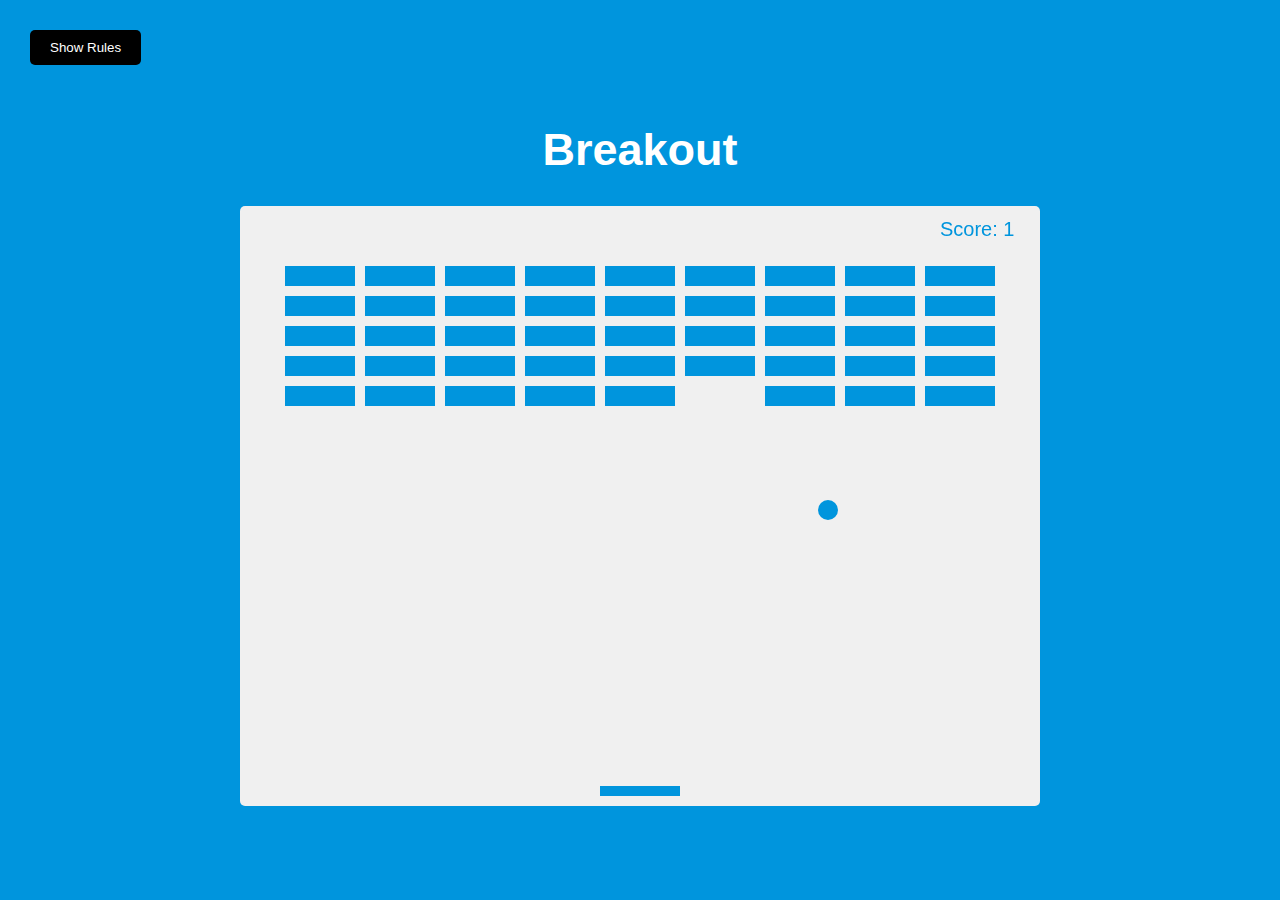
<file: Breakout Game/index.html>
<!DOCTYPE html>
<html lang="en">
  <head>
    <meta charset="UTF-8" />
    <meta name="viewport" content="width=device-width, initial-scale=1.0" />
    <title>Breakout Game</title>
    <link rel="stylesheet" href="style.css" />
  </head>
  <body>
    <h1>Breakout</h1>
    <button id="rules-btn" class="btn rules-btn">Show Rules</button>
    <div id="rules" class="rules">
      <h2>How To Play</h2>
      <p>
        Use your right and left keys to move the paddle to bounce the ball up
        and break the blocks
      </p>
      <p>If you miss the ball, your score and the blocks will reset.</p>
      <button id="close-btn" class="btn">Close</button>
    </div>
    <canvas id="canvas" width="800" height="600"></canvas>
    
    <script src="script.js"></script>
  </body>
</html>
</file>
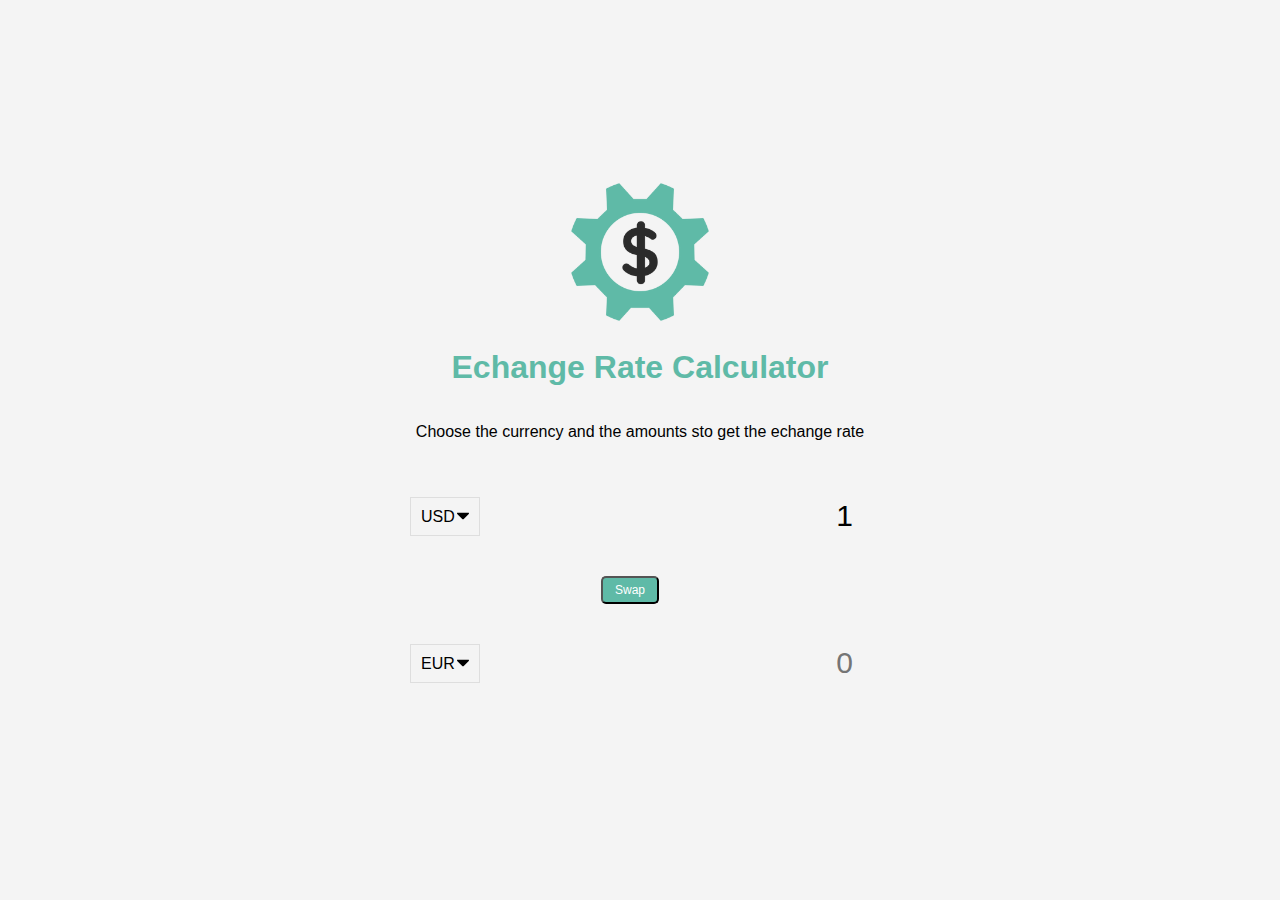
<file: Exchange Late Calculator/index.html>
<!DOCTYPE html>
<html lang="en">
  <head>
    <meta charset="UTF-8" />
    <meta name="viewport" content="width=device-width, initial-scale=1.0" />
    <title>Echange Rate Calculator</title>
    <link rel="stylesheet" href="style.css" />
  </head>
  <body>
    <img src="img/money.png" alt="" class="money-img" />
    <h1>Echange Rate Calculator</h1>
    <p>Choose the currency and the amounts sto get the echange rate</p>
    <div class="container">
      <div class="currency">
        <select id="currency-one">
          <option value="AED">AED</option>
          <option value="ARS">ARS</option>
          <option value="AUD">AUD</option>
          <option value="BGN">BGN</option>
          <option value="BRL">BRL</option>
          <option value="BSD">BSD</option>
          <option value="CAD">CAD</option>
          <option value="CHF">CHF</option>
          <option value="CLP">CLP</option>
          <option value="CNY">CNY</option>
          <option value="COP">COP</option>
          <option value="CZK">CZK</option>
          <option value="DKK">DKK</option>
          <option value="DOP">DOP</option>
          <option value="EGP">EGP</option>
          <option value="EUR">EUR</option>
          <option value="FJD">FJD</option>
          <option value="GBP">GBP</option>
          <option value="GTQ">GTQ</option>
          <option value="HKD">HKD</option>
          <option value="HRK">HRK</option>
          <option value="HUF">HUF</option>
          <option value="IDR">IDR</option>
          <option value="ILS">ILS</option>
          <option value="INR">INR</option>
          <option value="ISK">ISK</option>
          <option value="JPY">JPY</option>
          <option value="KRW">KRW</option>
          <option value="KZT">KZT</option>
          <option value="MXN">MXN</option>
          <option value="MYR">MYR</option>
          <option value="NOK">NOK</option>
          <option value="NZD">NZD</option>
          <option value="PAB">PAB</option>
          <option value="PEN">PEN</option>
          <option value="PHP">PHP</option>
          <option value="PKR">PKR</option>
          <option value="PLN">PLN</option>
          <option value="PYG">PYG</option>
          <option value="RON">RON</option>
          <option value="RUB">RUB</option>
          <option value="SAR">SAR</option>
          <option value="SEK">SEK</option>
          <option value="SGD">SGD</option>
          <option value="THB">THB</option>
          <option value="TRY">TRY</option>
          <option value="TWD">TWD</option>
          <option value="UAH">UAH</option>
          <option value="USD" selected>USD</option>
          <option value="UYU">UYU</option>
          <option value="VND">VND</option>
          <option value="ZAR">ZAR</option>
        </select>
        <input type="number" id="amount-one" placeholder="0" value="1" />
      </div>

      <div class="swap-rate-container">
        <button id="swap" class="btn">
          Swap
        </button>
        <div class="rate" id="rate"></div>
      </div>

      <div class="currency">
        <select id="currency-two">
          <option value="AED">AED</option>
          <option value="ARS">ARS</option>
          <option value="AUD">AUD</option>
          <option value="BGN">BGN</option>
          <option value="BRL">BRL</option>
          <option value="BSD">BSD</option>
          <option value="CAD">CAD</option>
          <option value="CHF">CHF</option>
          <option value="CLP">CLP</option>
          <option value="CNY">CNY</option>
          <option value="COP">COP</option>
          <option value="CZK">CZK</option>
          <option value="DKK">DKK</option>
          <option value="DOP">DOP</option>
          <option value="EGP">EGP</option>
          <option value="EUR" selected>EUR</option>
          <option value="FJD">FJD</option>
          <option value="GBP">GBP</option>
          <option value="GTQ">GTQ</option>
          <option value="HKD">HKD</option>
          <option value="HRK">HRK</option>
          <option value="HUF">HUF</option>
          <option value="IDR">IDR</option>
          <option value="ILS">ILS</option>
          <option value="INR">INR</option>
          <option value="ISK">ISK</option>
          <option value="JPY">JPY</option>
          <option value="KRW">KRW</option>
          <option value="KZT">KZT</option>
          <option value="MXN">MXN</option>
          <option value="MYR">MYR</option>
          <option value="NOK">NOK</option>
          <option value="NZD">NZD</option>
          <option value="PAB">PAB</option>
          <option value="PEN">PEN</option>
          <option value="PHP">PHP</option>
          <option value="PKR">PKR</option>
          <option value="PLN">PLN</option>
          <option value="PYG">PYG</option>
          <option value="RON">RON</option>
          <option value="RUB">RUB</option>
          <option value="SAR">SAR</option>
          <option value="SEK">SEK</option>
          <option value="SGD">SGD</option>
          <option value="THB">THB</option>
          <option value="TRY">TRY</option>
          <option value="TWD">TWD</option>
          <option value="UAH">UAH</option>
          <option value="USD">USD</option>
          <option value="UYU">UYU</option>
          <option value="VND">VND</option>
          <option value="ZAR">ZAR</option>
        </select>
        <input type="number" id="amount-two" placeholder="0" />
      </div>
    </div>
    <script src="script.js"></script>
  </body>
</html>
</file>
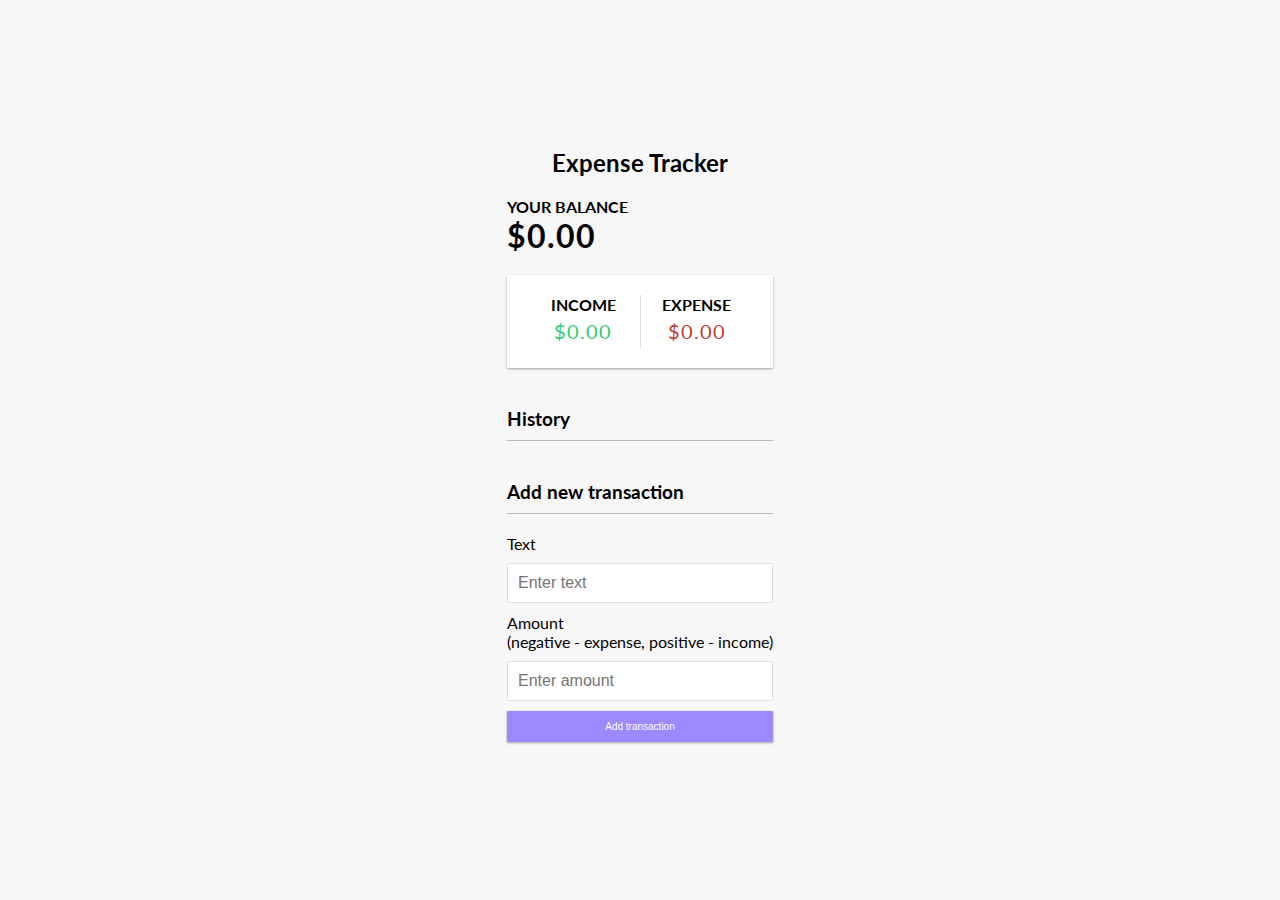
<file: Expense Tracker/index.html>
<!DOCTYPE html>
<html lang="en">
  <head>
    <meta charset="UTF-8" />
    <meta name="viewport" content="width=device-width, initial-scale=1.0" />
    <title>Expense Tracker</title>
    <link rel="stylesheet" href="style.css" />
  </head>
  <body>
    <h2>Expense Tracker</h2>
    <div class="contianer">
      <h4>Your Balance</h4>
      <h1 id="balance">$0.00</h1>

      <div class="inc-exp-container">
        <div>
          <h4>Income</h4>
          <div id="money-plus" class="money plus">+$0.00</div>
        </div>
        <div>
          <h4>Expense</h4>
          <div id="money-minus" class="money minus">-$0.00</div>
        </div>
      </div>
      <h3>History</h3>
      <ul id="list" class="list">
        <!-- <li class="minus">
          Cash <span>$400</span><button class="delete-btn">x</button>
        </li> -->
      </ul>
      <h3>Add new transaction</h3>
      <form id="form">
          <div class="form-control">
              <label for="text">Text</label>
              <input type="text" id="text" placeholder="Enter text">
          </div>
          <div class="form-control">
            <label for="amount">Amount <br> (negative - expense, positive - income)</label>
            <input type="number" id="amount" placeholder="Enter amount">
        </div>
        <button class="btn">Add transaction</button>
      </form>
    </div>
    <script src="script.js"></script>
  </body>
</html>
</file>
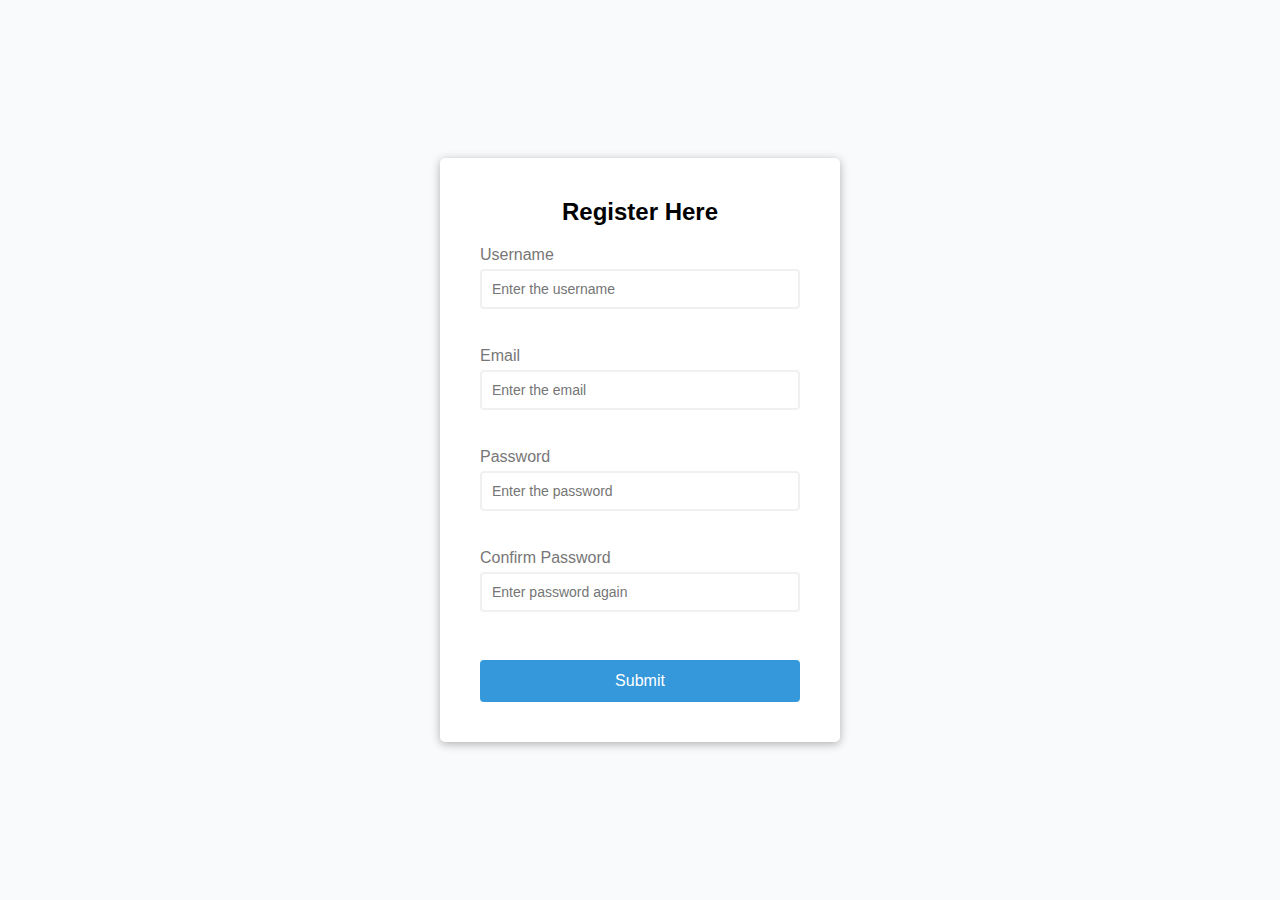
<file: Form Validator/index.html>
<!DOCTYPE html>
<html lang="en">
  <head>
    <meta charset="UTF-8" />
    <meta name="viewport" content="width=device-width, initial-scale=1.0" />
    <title>Form Validate</title>
    <link rel="stylesheet" href="style.css" />
  </head>
  <body>
    <div class="container">
      <form id="form" class="form">
        <h2>Register Here</h2>
        <div class="form-control">
          <label for="username">Username</label>
          <input type="text" id="username" placeholder="Enter the username" />
          <small>Error message</small>
        </div>
        <div class="form-control">
          <label for="email">Email</label>
          <input type="text" id="email" placeholder="Enter the email" />
          <small>Error message</small>
        </div>
        <div class="form-control">
          <label for="password">Password</label>
          <input
            type="password"
            id="password"
            placeholder="Enter the password"
          />
          <small>Error message</small>
        </div>
        <div class="form-control">
          <label for="password2">Confirm Password</label>
          <input
            type="password"
            id="password2"
            placeholder="Enter password again"
          />
          <small>Error message</small>
        </div>
        <button>Submit</button>
      </form>
    </div>
    <script src="script.js"></script>
  </body>
</html>
</file>
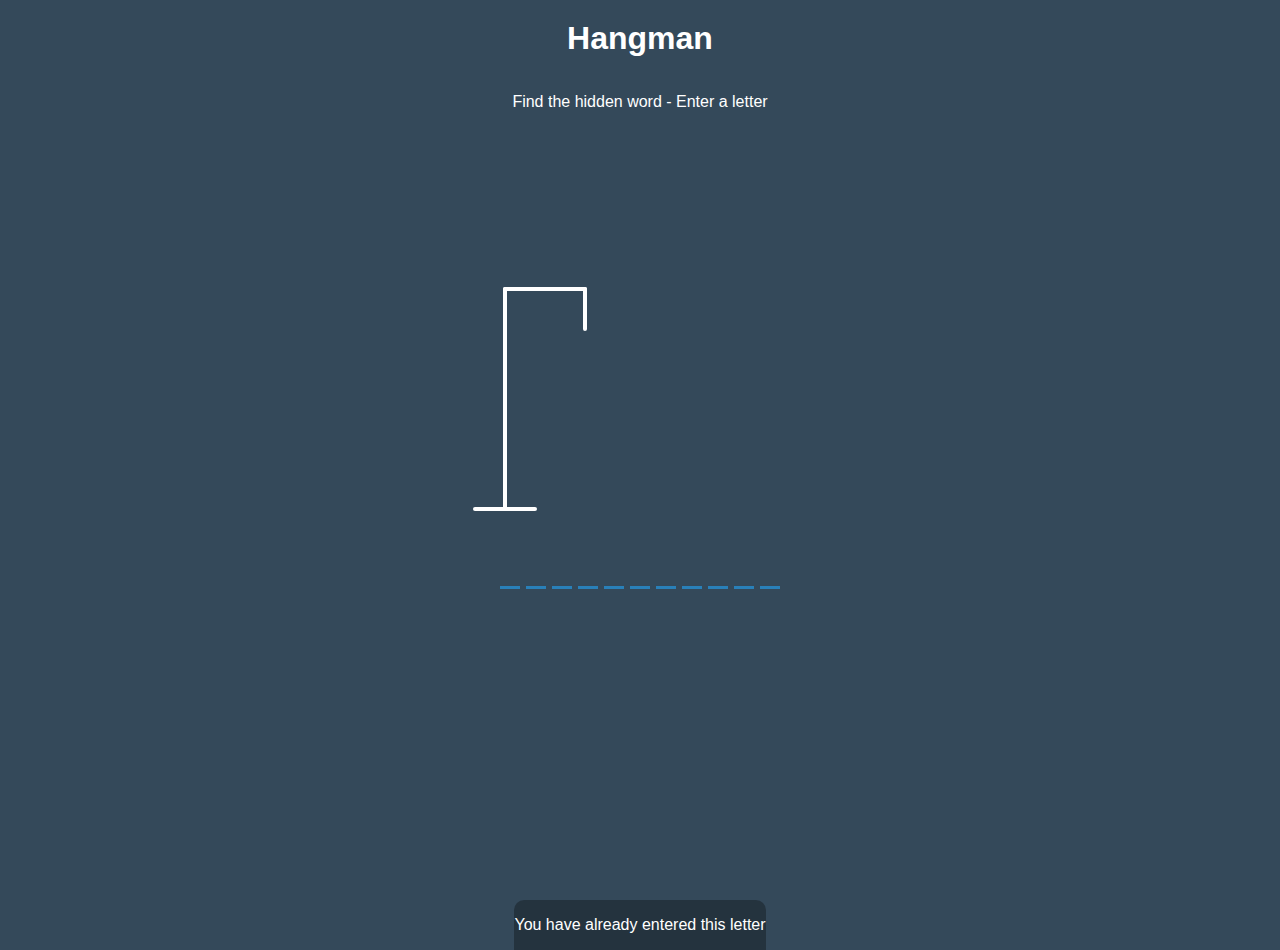
<file: HangMan Game/index.html>
<!DOCTYPE html>
<html lang="en">
  <head>
    <meta charset="UTF-8" />
    <meta name="viewport" content="width=device-width, initial-scale=1.0" />
    <title>Hangman</title>
    <link rel="stylesheet" href="style.css" />
  </head>
  <body>
    <h1>Hangman</h1>
    <p>Find the hidden word - Enter a letter</p>
    <div class="game-container">
      <svg height="250" width="200" class="figure-container">
        <line x1="60" y1="20" x2="140" y2="20" />
        <line x1="140" y1="20" x2="140" y2="60" />
        <line x1="60" y1="20" x2="60" y2="240" />
        <line x1="30" y1="240" x2="90" y2="240" />

        <circle cx="140" cy="80" r="20" class="figure-part" />
        <line x1="140" y1="100" x2="140" y2="170" class="figure-part" />
        <line x1="120" y1="120" x2="140" y2="140" class="figure-part" />
        <line x1="140" y1="140" x2="160" y2="120" class="figure-part" />
        <line x1="120" y1="200" x2="140" y2="170" class="figure-part" />
        <line x1="160" y1="200" x2="140" y2="170" class="figure-part" />
      </svg>

      <div class="wrong-letters-container">
        <div id="wrong-letters"></div>
      </div>
      <div class="word" id="word"></div>
    </div>

    <div class="popup-container" id="popup-container">
      <div class="popup">
        <h2 id="final-message"></h2>
        <button id="play-button">Play Again</button>
      </div>
    </div>

    <div class="notification-container" id="notification-container">
      <p>You have already entered this letter</p>
    </div>
    <script src="script.js"></script>
  </body>
</html>
</file>
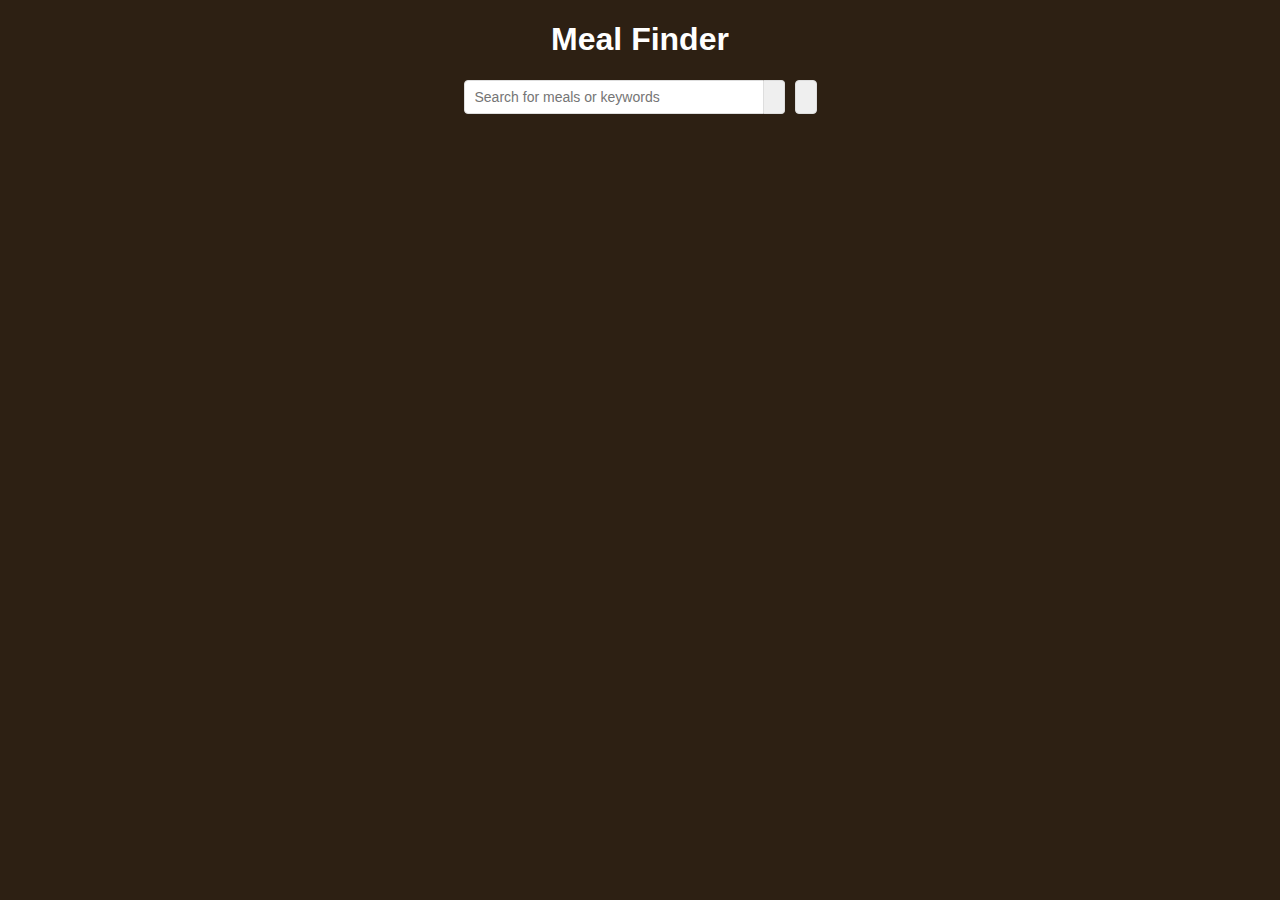
<file: Meal Finder/index.html>
<!DOCTYPE html>
<html lang="en">
  <head>
    <meta charset="UTF-8" />
    <meta name="viewport" content="width=device-width, initial-scale=1.0" />
    <title>Meal Finder</title>
    <link
      rel="stylesheet"
      href="https://cdnjs.cloudflare.com/ajax/libs/font-awesome/5.13.1/css/all.min.css"
      integrity="sha256-2XFplPlrFClt0bIdPgpz8H7ojnk10H69xRqd9+uTShA="
      crossorigin="anonymous"
    />
    <link rel="stylesheet" href="style.css" />
  </head>
  <body>
    <div class="container">
      <h1>Meal Finder</h1>
      <div class="flex">
        <form class="flex" id="submit">
          <input
            type="text"
            id="search"
            placeholder="Search for meals or keywords"
          />
          <button class="search-btn" type="submit">
            <i class="fas fa-search"></i>
          </button>
        </form>
        <button class="random-btn" id="random">
          <i class="fas fa-random"></i>
        </button>
      </div>
      <div id="result-heading"></div>
      <div id="meals" class="meals"></div>
      <div id="single-meal"></div>
    </div>
    <script src="script.js"></script>
  </body>
</html>
</file>
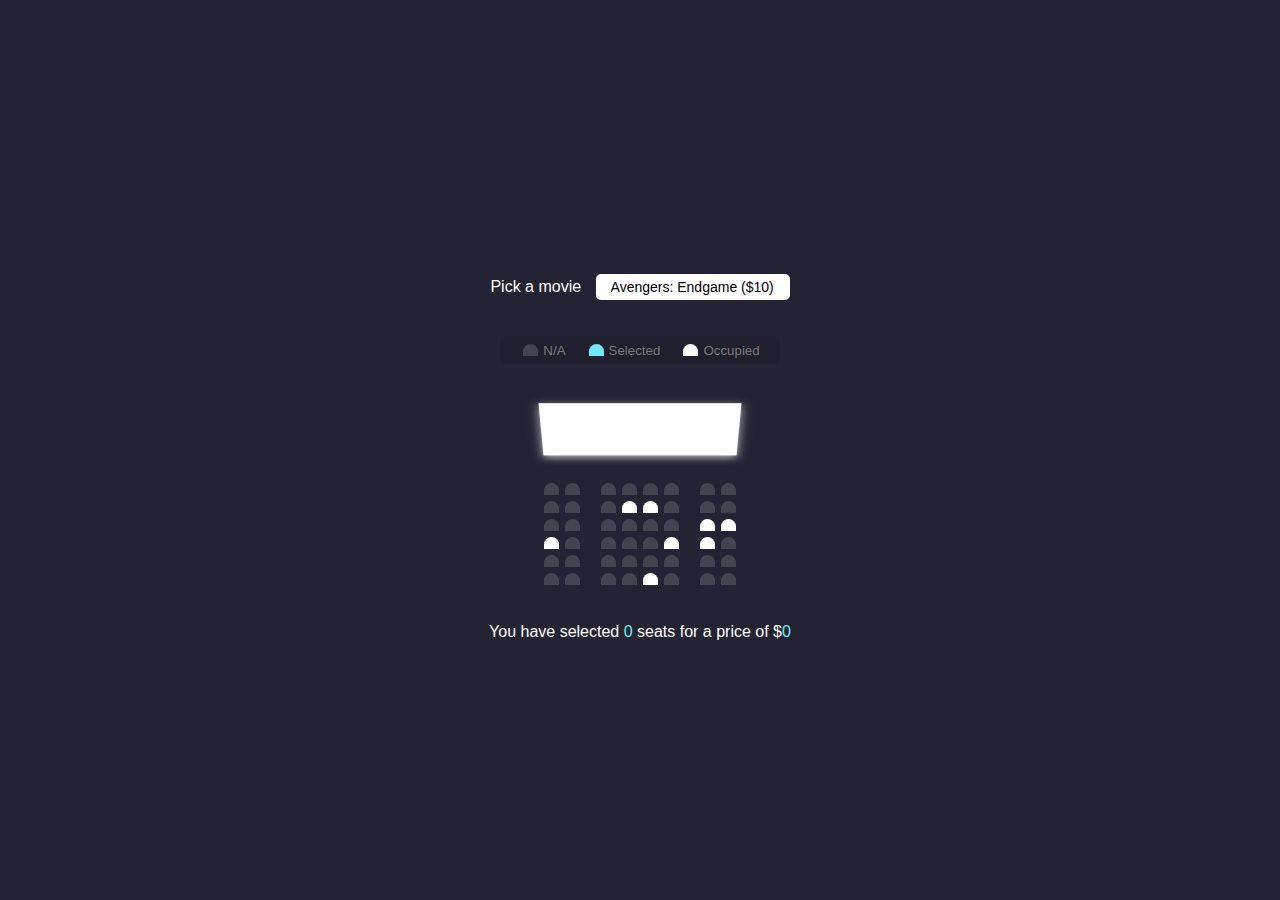
<file: Movie Seat Booking/index.html>
<!DOCTYPE html>
<html lang="en">
  <head>
    <meta charset="UTF-8" />
    <meta name="viewport" content="width=device-width, initial-scale=1.0" />
    <title>Movie Seat Booking</title>
    <link rel="stylesheet" href="style.css" />
  </head>
  <body>
    <div class="movie-container">
      <label>Pick a movie</label>
      <select name="" id="movie">
        <option value="10">Avengers: Endgame ($10)</option>
        <option value="12">Joker ($12)</option>
        <option value="8">Toy Story 4 ($8)</option>
        <option value="9">The Lion King ($9)</option>
      </select>
    </div>

    <ul class="showcase">
      <li>
        <div class="seat"></div>
        <small>N/A</small>
      </li>
      <li>
        <div class="seat selected"></div>
        <small>Selected</small>
      </li>
      <li>
        <div class="seat occupied"></div>
        <small>Occupied</small>
      </li>
    </ul>

    <div class="container">
      <div class="screen"></div>
      <div class="row">
        <div class="seat"></div>
        <div class="seat"></div>
        <div class="seat"></div>
        <div class="seat"></div>
        <div class="seat"></div>
        <div class="seat"></div>
        <div class="seat"></div>
        <div class="seat"></div>
      </div>
      <div class="row">
        <div class="seat"></div>
        <div class="seat"></div>
        <div class="seat"></div>
        <div class="seat occupied"></div>
        <div class="seat occupied"></div>
        <div class="seat"></div>
        <div class="seat"></div>
        <div class="seat"></div>
      </div>
      <div class="row">
        <div class="seat"></div>
        <div class="seat"></div>
        <div class="seat"></div>
        <div class="seat"></div>
        <div class="seat"></div>
        <div class="seat"></div>
        <div class="seat occupied"></div>
        <div class="seat occupied"></div>
      </div>
      <div class="row">
        <div class="seat occupied"></div>
        <div class="seat"></div>
        <div class="seat"></div>
        <div class="seat"></div>
        <div class="seat"></div>
        <div class="seat occupied"></div>
        <div class="seat occupied"></div>
        <div class="seat"></div>
      </div>
      <div class="row">
        <div class="seat"></div>
        <div class="seat"></div>
        <div class="seat"></div>
        <div class="seat"></div>
        <div class="seat"></div>
        <div class="seat"></div>
        <div class="seat"></div>
        <div class="seat"></div>
      </div>
      <div class="row">
        <div class="seat"></div>
        <div class="seat"></div>
        <div class="seat"></div>
        <div class="seat"></div>
        <div class="seat occupied"></div>
        <div class="seat"></div>
        <div class="seat"></div>
        <div class="seat"></div>
      </div>
    </div>

    <p class="text">
      You have selected <span id="count">0</span> seats for a price of $<span
        id="total"
        >0</span
      >
    </p>
    <script src="script.js"></script>
  </body>
</html>
</file>
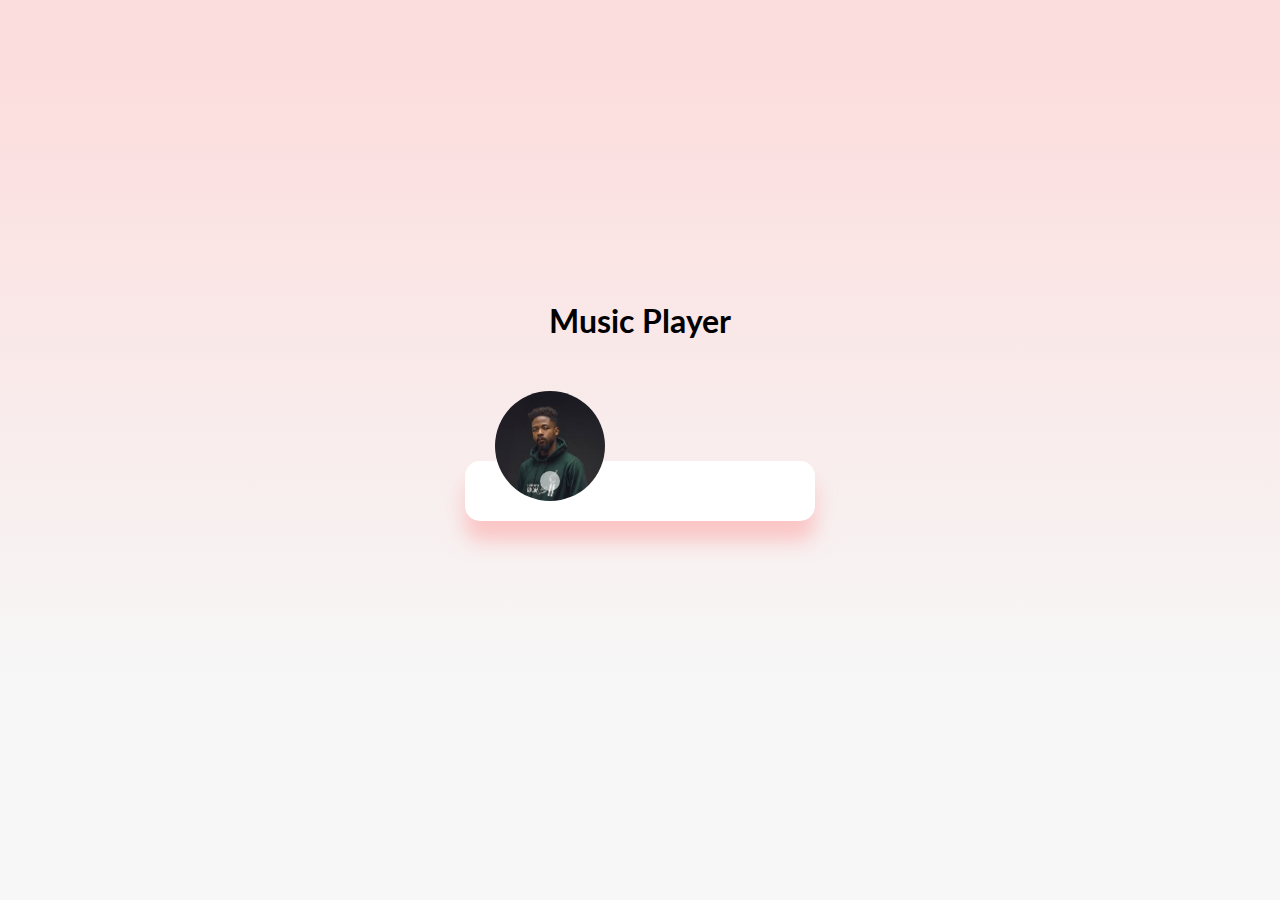
<file: Music Player/index.html>
<!DOCTYPE html>
<html lang="en">
  <head>
    <meta charset="UTF-8" />
    <meta name="viewport" content="width=device-width, initial-scale=1.0" />
    <title>Music Player</title>
    <link
      rel="stylesheet"
      href="https://cdnjs.cloudflare.com/ajax/libs/font-awesome/5.13.1/css/all.min.css"
      integrity="sha256-2XFplPlrFClt0bIdPgpz8H7ojnk10H69xRqd9+uTShA="
      crossorigin="anonymous"
    />
    <link rel="stylesheet" href="style.css" />
  </head>
  <body>
    <h1>Music Player</h1>
    <div class="music-container" id="music-container">
      <div class="music-info">
        <h4 id="title"></h4>
        <div class="progress-container" id="progress-container">
            <div class="progress" id="progress"></div>
        </div>
      </div>
      <audio
        src="music/Romeo&Juliet.mp3"
        id="audio"
      ></audio>
      <div class="img-container">
        <img src="images/Romeo&Juliet.jpg" alt="music-cover" id="cover" />
      </div>
      <div class="navigation">
        <button id="prev" class="action-btn">
          <i class="fas fa-backward"></i>
        </button>
        <button id="play" class="action-btn action-btn-big">
          <i class="fas fa-play"></i>
        </button>
        <button id="next" class="action-btn">
          <i class="fas fa-forward"></i>
        </button>
      </div>
    </div>

    <script src="script.js"></script>
  </body>
</html>
</file>
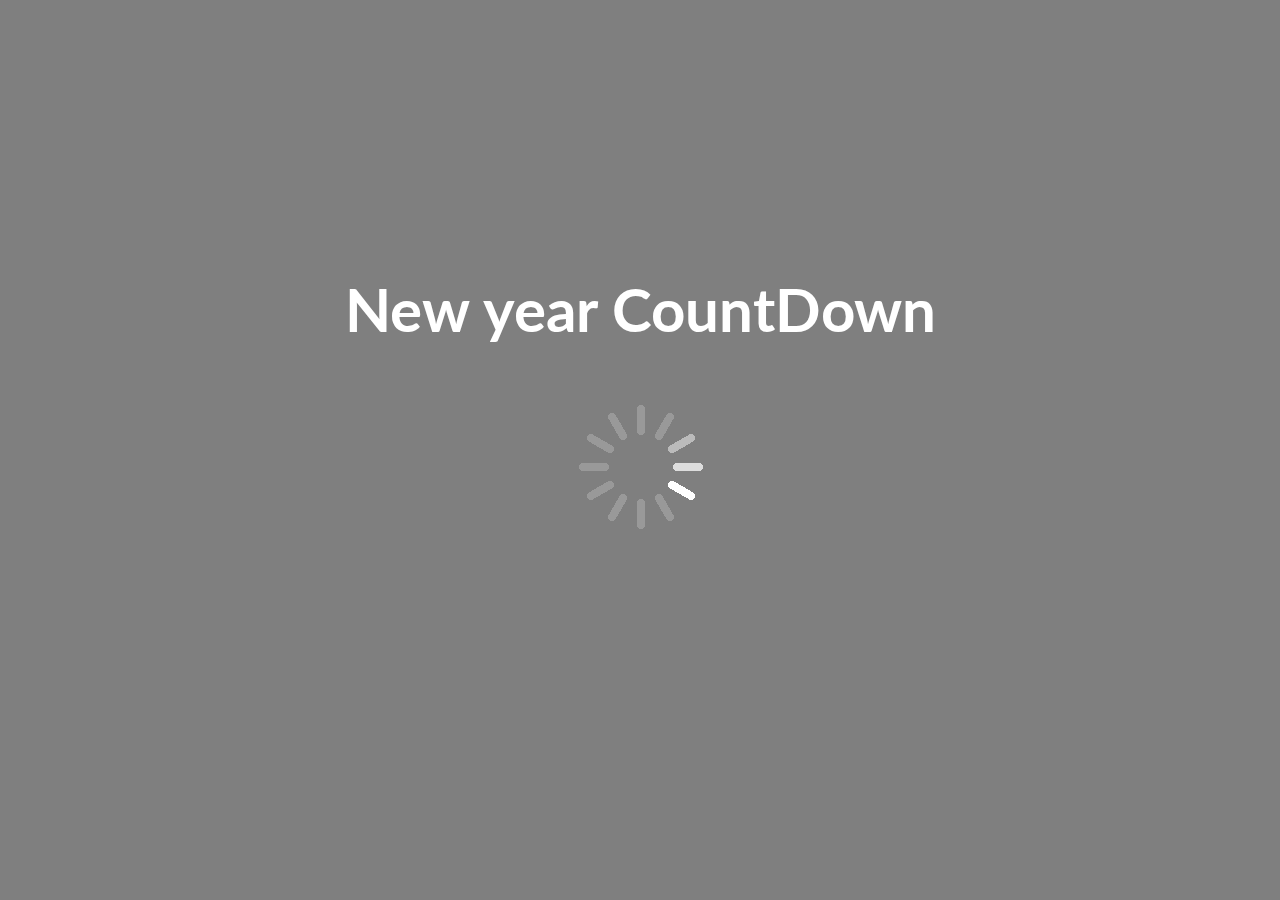
<file: New Year CountDown/index.html>
<!DOCTYPE html>
<html lang="en">
  <head>
    <meta charset="UTF-8" />
    <meta name="viewport" content="width=device-width, initial-scale=1.0" />
    <title>New Year CountDown</title>
    <link rel="stylesheet" href="style.css" />
  </head>
  <body>
    <div id="year" class="year"></div>
    <h1>New year CountDown</h1>
    <div id="countdown" class="countdown">
      <div class="time">
        <h2 id="days">00</h2>
        <small>days</small>
      </div>
      <div class="time">
        <h2 id="hours">00</h2>
        <small>hours</small>
      </div>
      <div class="time">
        <h2 id="minutes">00</h2>
        <small>minutes</small>
      </div>
      <div class="time">
        <h2 id="seconds">00</h2>
        <small>seconds</small>
      </div>
    </div>

    <img src="./img/spinner.gif" alt="Loading..." id="loading" class="loading">
    <script src="script.js"></script>
  </body>
</html>
</file>
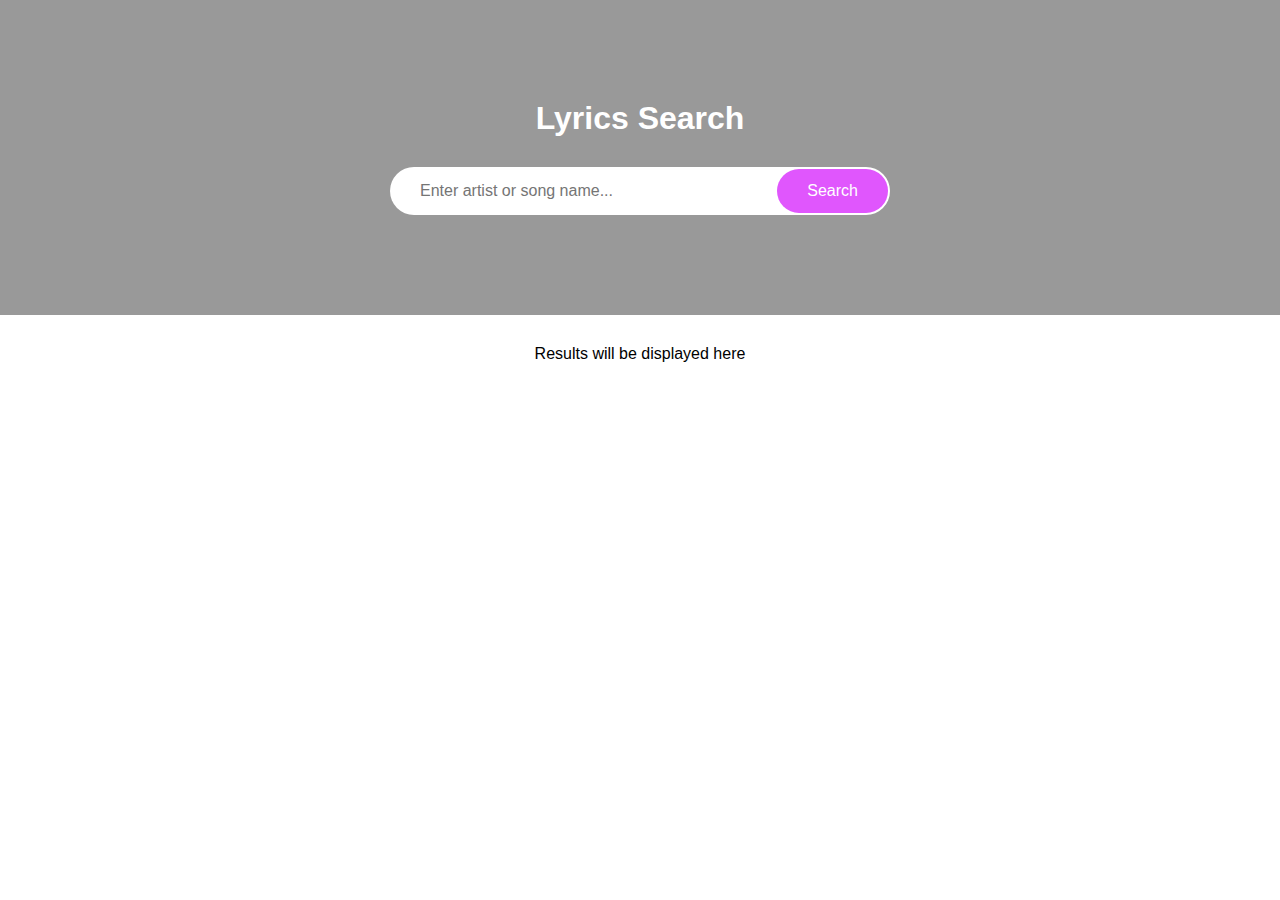
<file: Search Lyrics/index.html>
<!DOCTYPE html>
<html lang="en">
  <head>
    <meta charset="UTF-8" />
    <meta name="viewport" content="width=device-width, initial-scale=1.0" />
    <title>Lyrics Search</title>
    <link rel="stylesheet" href="style.css" />
  </head>
  <body>
    <header>
      <h1>Lyrics Search</h1>
      <form id="form">
        <input
          type="text"
          id="search"
          placeholder="Enter artist or song name..."
        />
        <button>Search</button>
      </form>
    </header>

    <div id="result" class="container">
      <p>Results will be displayed here</p>
    </div>
    <div id="more" class="container centered"></div>
    <script src="script.js"></script>
  </body>
</html>
</file>
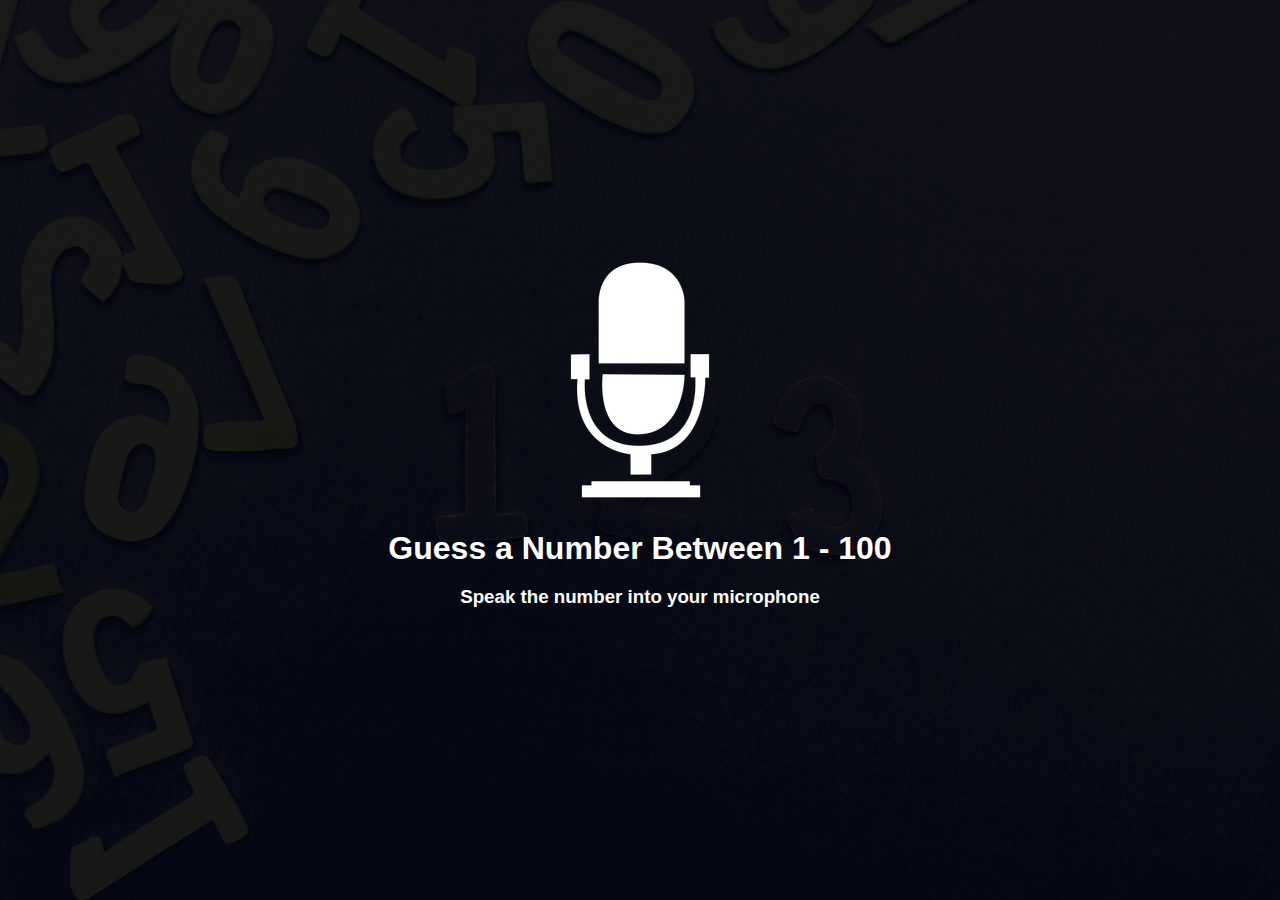
<file: Speak Number Recognition/index.html>
<!DOCTYPE html>
<html lang="en">
  <head>
    <meta charset="UTF-8" />
    <meta name="viewport" content="width=device-width, initial-scale=1.0" />
    <title>Speak Number Recognition</title>
    <link rel="stylesheet" href="style.css" />
  </head>
  <body>
    <img src="img/mic.png" alt="Speak" />
    <h1>Guess a Number Between 1 - 100</h1>
    <h3>Speak the number into your microphone</h3>
    <div id="msg" class="msg"></div>

    <script src="script.js"></script>
  </body>
</html>
</file>
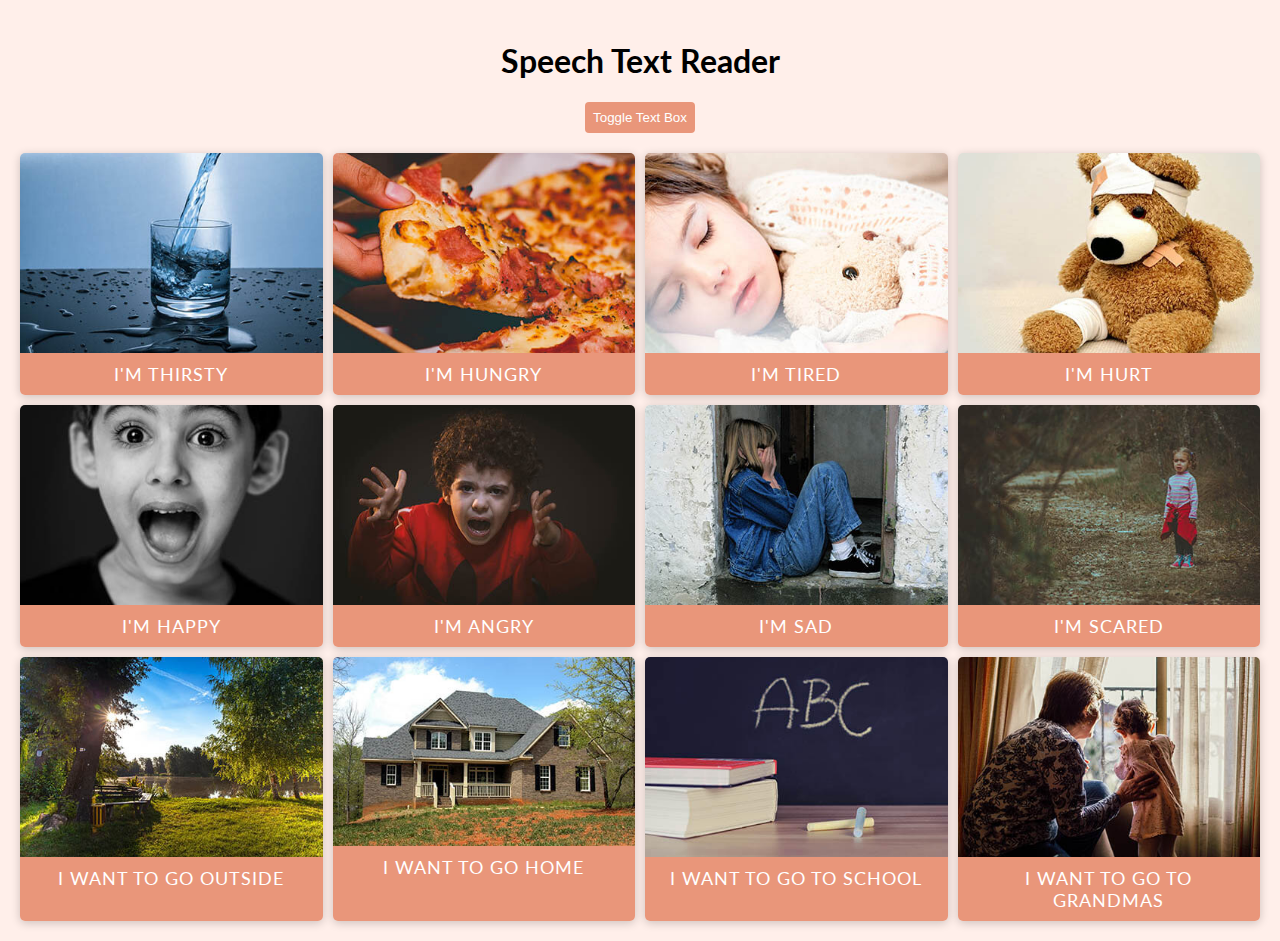
<file: Speech Text Reader/index.html>
<!DOCTYPE html>
<html lang="en">
  <head>
    <meta charset="UTF-8" />
    <meta name="viewport" content="width=device-width, initial-scale=1.0" />
    <title>Speech Text Reader</title>
    <link rel="stylesheet" href="style.css" />
  </head>
  <body>
    <div class="container">
      <h1>Speech Text Reader</h1>
      <button id="toggle" class="btn btn-toggle">
        Toggle Text Box
      </button>
      <div id="text-box" class="text-box">
        <div id="close" class="close">X</div>
        <h3>Choose Voice</h3>
        <select id="voices"></select>
        <textarea id="text" placeholder="Enter text to read..."></textarea>
        <button class="btn" id="read">Read Text</button>
      </div>
      <main></main>
    </div>

    <script src="script.js"></script>
  </body>
</html>
</file>
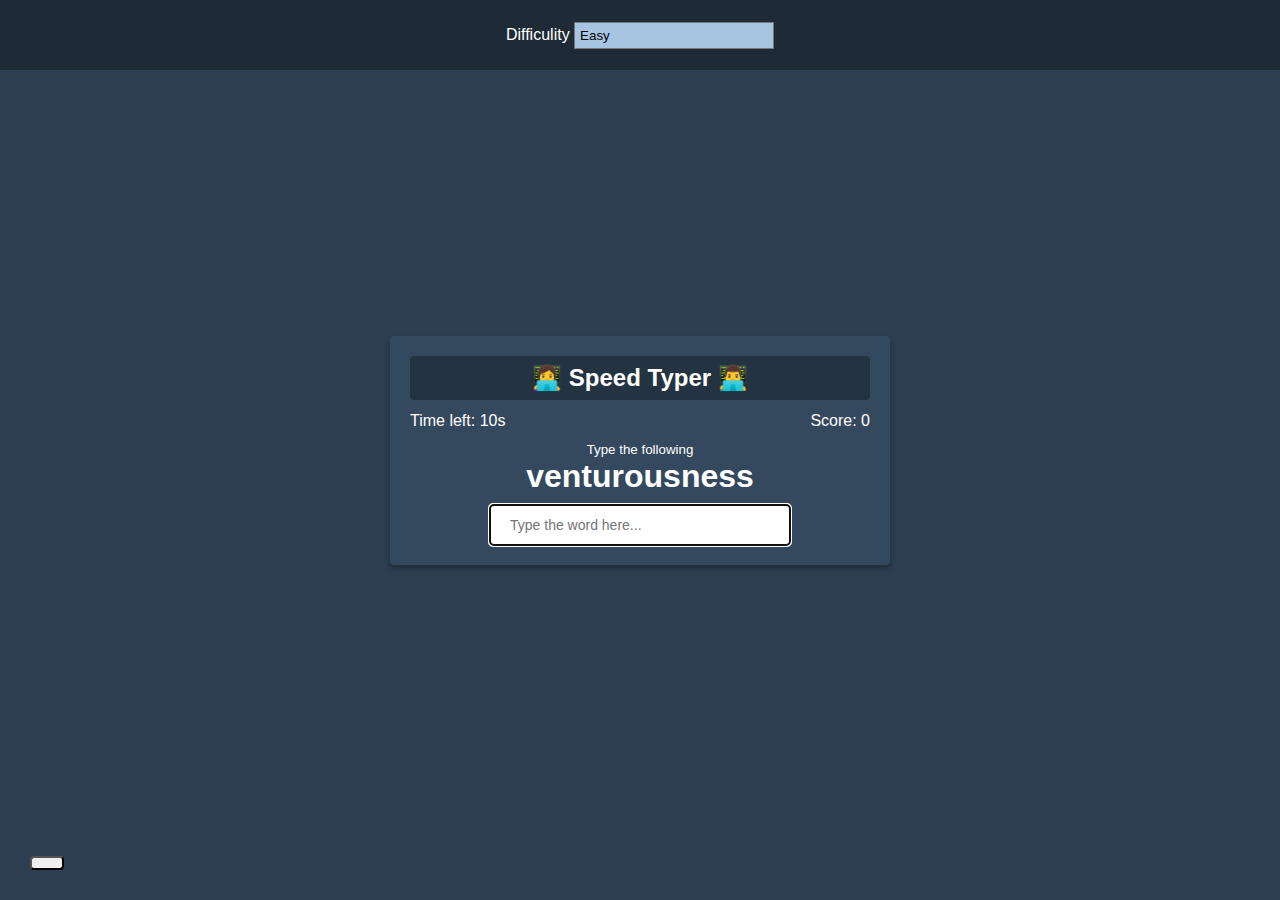
<file: Typing Game/index.html>
<!DOCTYPE html>
<html lang="en">
  <head>
    <meta charset="UTF-8" />
    <meta name="viewport" content="width=device-width, initial-scale=1.0" />
    <title>Speed Typer</title>
    <link rel="stylesheet" href="style.css" />
    <link
      rel="stylesheet"
      href="https://cdnjs.cloudflare.com/ajax/libs/font-awesome/5.13.1/css/all.min.css"
      integrity="sha512-xA6Hp6oezhjd6LiLZynuukm80f8BoZ3OpcEYaqKoCV3HKQDrYjDE1Gu8ocxgxoXmwmSzM4iqPvCsOkQNiu41GA=="
      crossorigin="anonymous"
    />
  </head>
  <body>
    <button id="settings-btn" class="settings-btn">
      <i class="fas fa-cog"></i>
    </button>
    <div id="settings" class="settings">
      <form id="settings-form">
        <div>
          <label for="difficulty">Difficulity</label>
          <select id="difficulty">
            <option value="easy">Easy</option>
            <option value="medium">Medium</option>
            <option value="hard">Hard</option>
          </select>
        </div>
      </form>
    </div>
    <div class="container">
      <h2>👩‍💻 Speed Typer 👨‍💻</h2>
      <small>Type the following</small>
      <h1 id="word"></h1>
      <input
        type="text"
        id="text"
        autocomplete="off"
        placeholder="Type the word here..."
      />

      <p class="time-container">Time left: <span id="time">10s</span></p>
      <p class="score-container">Score: <span id="score">0</span></p>
      <div id="end-game-container" class="end-game-container"></div>
    </div>
    <script src="script.js"></script>
  </body>
</html>
</file>
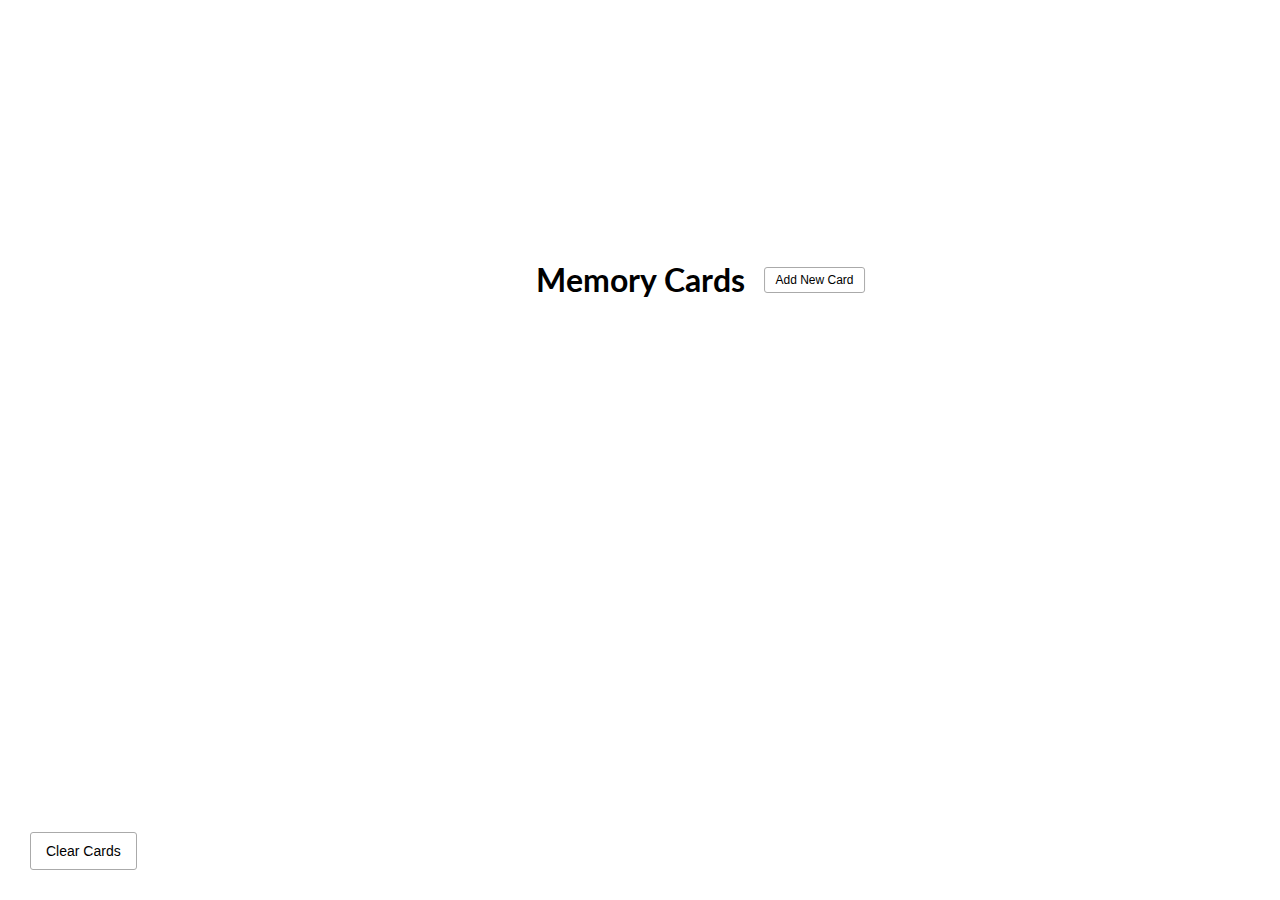
<file: Memory Cards/inde.html>
<!DOCTYPE html>
<html lang="en">
  <head>
    <meta charset="UTF-8" />
    <meta name="viewport" content="width=device-width, initial-scale=1.0" />
    <title>Memory Cards</title>
    <link
      rel="stylesheet"
      href="https://cdnjs.cloudflare.com/ajax/libs/font-awesome/5.13.1/css/all.min.css"
      integrity="sha512-xA6Hp6oezhjd6LiLZynuukm80f8BoZ3OpcEYaqKoCV3HKQDrYjDE1Gu8ocxgxoXmwmSzM4iqPvCsOkQNiu41GA=="
      crossorigin="anonymous"
    />
    <link rel="stylesheet" href="style.css" />
  </head>
  <body>
    <button id="clear" class="clear btn">
      <i class="fas fa-trash"></i>Clear Cards
    </button>
    <h1>
      Memory Cards
      <button id="show" class="btn btn-small">
        <i class="fas fa-plus"></i>Add New Card
      </button>
    </h1>
    <div id="cards-container" class="cards">
      <!-- <div class="card active">
        <div class="inner-card">
          <div class="inner-card-front">
            <p>What is PHP</p>
          </div>
          <div class="inner-card-back">
            <p>A programming language</p>
          </div>
        </div>
      </div>
      <div class="card">
        <div class="inner-card">
          <div class="inner-card-front">
            <p>What is HTML</p>
          </div>
          <div class="inner-card-back">
            <p>A markup language</p>
          </div> -->
        <!-- </div> -->
      </div>
    </div>

    <div class="navigation">
      <button id="prev" class="nav-button">
        <i class="fas fa-arrow-left"></i>
      </button>
      <p id="current"></p>
      <button id="next" class="nav-button">
        <i class="fas fa-arrow-right"></i>
      </button>
    </div>

    <div id="add-container" class="add-container">
      <h1>
        Add New Cards
        <button id="hide" class="btn btn-small btn-ghost">
          <i class="fas fa-times"></i>
        </button>
      </h1>
      <div class="form-group">
        <label for="question">Question</label>
        <textarea id="question" placeholder="Enter question..."></textarea>
      </div>
      <div class="form-group">
        <label for="answer">Answer</label>
        <textarea id="answer" placeholder="Enter answer..."></textarea>
      </div>
      <button id="add-card" class="btn">
        <i class="fas fa-plus"></i>Add Card
      </button>
    </div>

    <script src="script.js"></script>
  </body>
</html>
</file>
<file: Breakout Game/style.css>
* {
  box-sizing: border-box;
}

body {
  background-color: #0095dd;
  display: flex;
  flex-direction: column;
  align-items: center;
  justify-content: center;
  font-family: Arial, Helvetica, sans-serif;
  min-height: 100vh;
  margin: 0;
}

h1 {
  font-size: 45px;
  color: #fff;
}

canvas {
  background: #f0f0f0;
  display: block;
  border-radius: 5px;
}

.btn {
  cursor: pointer;
  border: 0;
  padding: 10px 20px;
  background: #000;
  color: #fff;
  border-radius: 5px;
}

.btn:focus {
  outline: none;
}

.btn:hover {
  background: #222;
}

.btn:active {
  transform: scale(0.98);
}

.rules-btn {
  position: absolute;
  top: 30px;
  left: 30px;
}

.rules {
  position: absolute;
  top: 0;
  left: 0;
  background: #333;
  color: #fff;
  min-height: 100vh;
  width: 400px;
  padding: 20px;
  line-height: 1.5;
  transform: translateX(-400px);
  transition: transform 1s ease-in-out;
}

.rules.show {
  transform: translateX(0);
}
</file>
<file: Exchange Late Calculator/style.css>
:root {
  --primary-color: #5fbaa7;
}

* {
  box-sizing: border-box;
}

body {
  background-color: #f4f4f4;
  font-family: Arial, Helvetica, sans-serif;
  display: flex;
  flex-direction: column;
  align-items: center;
  justify-content: center;
  height: 100vh;
  margin: 0;
  padding: 20px;
}

h1 {
  color: var(--primary-color);
}

p {
  text-align: center;
}

.btn {
  color: #fff;
  background: var(--primary-color);
  cursor: pointer;
  border-radius: 5px;
  font-size: 12px;
  padding: 5px 12px;
}

.money-img {
  width: 150px;
}

.currency {
  padding: 40px 0;
  display: flex;
  align-items: center;
  justify-content: center;
}

.currency select {
  padding: 10px 20px 10px 10px;
  -moz-appearance: none;
  -webkit-appearance: none;
  appearance: none;
  border: 1px solid #dedede;
  font-size: 16px;
  background: transparent;
  background-image: url('data:image/svg+xml;charset=US-ASCII,%3Csvg%20xmlns%3D%22http%3A%2F%2Fwww.w3.org%2F2000%2Fsvg%22%20width%3D%22292.4%22%20height%3D%22292.4%22%3E%3Cpath%20fill%3D%22%20000002%22%20d%3D%22M287%2069.4a17.6%2017.6%200%200%200-13-5.4H18.4c-5%200-9.3%201.8-12.9%205.4A17.6%2017.6%200%200%200%200%2082.2c0%205%201.8%209.3%205.4%2012.9l128%20127.9c3.6%203.6%207.8%205.4%2012.8%205.4s9.2-1.8%2012.8-5.4L287%2095c3.5-3.5%205.4-7.8%205.4-12.8%200-5-1.9-9.2-5.5-12.8z%22%2F%3E%3C%2Fsvg%3E');
  background-position: right 10px top 50%, 0, 0;
  background-size: 12px auto, 100%;
  background-repeat: no-repeat;
}

.currency input {
  border: 0;
  background: transparent;
  font-size: 30px;
  text-align: right;
}

.swap-rate-container {
  display: flex;
  align-items: center;
  justify-content: center;
}

.rate {
  color: var(--primary-color);
  font-size: 14px;
  padding: 0 10px;
}

select:focus,
input:focus,
button:focus {
  outline: 0;
}

@media (max-width: 600px) {
  .currency input {
    width: 200px;
  }
}
</file>
<file: Expense Tracker/style.css>
@import url('https://fonts.googleapis.com/css2?family=Lato&display=swap');
:root {
  --box-shadow: 0 1px 3px rgba(0, 0, 0, 0.12), 0 1px 2px rgba(0, 0, 0, 0.24);
}

* {
  box-sizing: border-box;
}

body {
  background-color: #f7f7f7;
  display: flex;
  flex-direction: column;
  align-items: center;
  justify-content: center;
  min-height: 100vh;
  margin: 0;
  font-family: 'Lato', sans-serif;
}

.container {
  margin: 30px auto;
  width: 350px;
}

h1 {
  letter-spacing: 1px;
  margin: 0;
}

h3 {
  border-bottom: 1px solid #bbb;
  padding-bottom: 10px;
  margin: 40px 0 10px;
}

h4 {
  margin: 0;
  text-transform: uppercase;
}

.inc-exp-container {
  background-color: #fff;
  box-shadow: var(--box-shadow);
  padding: 20px;
  display: flex;
  justify-content: space-between;
  margin: 20px 0;
}

.inc-exp-container > div {
  flex: 1;
  text-align: center;
}

.inc-exp-container > div:first-of-type {
  border-right: 1px solid #dedede;
}

.money {
  font-size: 20px;
  letter-spacing: 1px;
  margin: 5px 0;
}

.money.plus {
  color: #2ecc71;
}

.money.minus {
  color: #c0392b;
}

label {
  display: inline-block;
  margin: 10px 0;
}

input[type='text'],
input[type='number'] {
  border: 1px solid #dedede;
  border-radius: 2px;
  display: block;
  font-size: 16px;
  padding: 10px;
  width: 100%;
}

.btn {
  background-color: #9c88ff;
  box-shadow: var(--box-shadow);
  border: 0;
  color: #fff;
  display: block;
  font-size: 10px;
  padding: 10px;
  width: 100%;
  margin: 10px 0 30px;
  cursor: pointer;
}

.list {
  list-style-type: none;
  padding: 0;
  margin-bottom: 40px;
}

.list li {
  background-color: #fff;
  box-shadow: var(--box-shadow);
  color: #333;
  display: flex;
  justify-content: space-between;
  position: relative;
  padding: 10px;
  margin: 10px 0;
}

.list li.plus {
  border-right: 5px solid #2ecc71;
}

.list li.minus {
  border-right: 5px solid #c0392b;
}

.delete-btn {
  background-color: #e74c3c;
  border: 0;
  color: #fff;
  font-size: 20px;
  line-height: 20px;
  padding: 2px 5px;
  position: absolute;
  top: 50%;
  left: 0;
  transform: translate(-100%, -50%);
  opacity: 0;
  transition: opacity 0.3s ease;
  cursor: pointer;
}

.list li:hover .delete-btn {
  opacity: 1;
}
.delete-btn:focus, .btn:focus{
    outline: 0;
}
</file>
<file: Form Validator/style.css>
:root {
  --success-color: #2ecc71;
  --error-color: #e74c3c;
}
* {
  box-sizing: border-box;
}
body {
  background-color: #f9fafb;
  font-family: 'Open Sans', sans-serif;
  display: flex;
  align-items: center;
  justify-content: center;
  min-height: 100vh;
  margin: 0;
}
.container {
  background-color: white;
  border-radius: 5px;
  box-shadow: 0 2px 10px rgba(0, 0, 0, 0.3);
  width: 400px;
}
.form {
  padding: 40px 40px;
}
h2 {
  text-align: center;
  margin: 0 0 20px;
}
.form-control {
  margin-bottom: 10px;
  padding-bottom: 10px;
  position: relative;
}
.form-control label {
  color: #777;
  display: block;
  margin-bottom: 5px;
}
.form-control input {
  border: 2px solid #f0f0f0;
  border-radius: 4px;
  display: block;
  width: 100%;
  padding: 10px;
  font-size: 14px;
}
.form-control input:focus {
  outline: 0;
  border-color: #777;
}
.form-control.success input {
  border-color: var(--success-color);
}
.form-control.error input {
  border-color: var(--error-color);
}
.form-control small {
  color: var(--error-color);
  /* position: absolute; */
  bottom: 0;
  left: 0;
  visibility: hidden;
}
.form-control.error small {
  visibility: visible;
}
.form button {
  cursor: pointer;
  background: #3498db;
  border: 2px solid #3498db;
  border-radius: 4px;
  color: white;
  display: block;
  font-size: 16px;
  padding: 10px;
  margin-top: 20px;
  width: 100%;
}
</file>
<file: HangMan Game/style.css>
* {
  box-sizing: border-box;
}

body {
  background-color: #34495a;
  color: #fff;
  font-family: Arial, Helvetica, sans-serif;
  display: flex;
  flex-direction: column;
  align-items: center;
  height: 80vh;
  margin: 0;
  overflow: hidden;
}

h1 {
  margin: 20px 0;
}

.game-container {
  padding: 20px 30px;
  position: relative;
  margin: auto;
  height: 350px;
  width: 450px;
}

.figure-container {
  fill: transparent;
  stroke: #fff;
  stroke-width: 4px;
  stroke-linecap: round;
}

.figure-part {
  display: none;
}

.wrong-letters-container {
  position: absolute;
  top: 20px;
  right: 20px;
  display: flex;
  flex-direction: column;
  text-align: right;
}

.wrong-letters-container p {
  margin: 0 0 5px;
}

.wrong-letters-container span {
  font-size: 24px;
}

.word {
  display: flex;
  position: absolute;
  bottom: 10px;
  left: 50%;
  transform: translateX(-50%);
}

.letter {
  border-bottom: 3px solid #2980b9;
  display: inline-flex;
  font-size: 30px;
  align-items: center;
  justify-content: center;
  margin: 0 3px;
  height: 50px;
  width: 20px;
}

.popup-container {
  background-color: rgba(0, 0, 0, 0.3);
  position: fixed;
  top: 0;
  bottom: 0;
  left: 0;
  right: 0;
  /* display: flex; */
  display: none;
  align-items: center;
  justify-content: center;
}

.popup {
  background: #2980b9;
  border-radius: 5px;
  box-shadow: 0 15px 10px 3px rgba(0, 0, 0, 0.1);
  padding: 20px;
  text-align: center;
}

.popup button {
  cursor: pointer;
  background-color: #fff;
  color: #2980b9;
  border: 0;
  margin-top: 20px;
  padding: 12px 20px;
  font-size: 16px;
}

.popup button:active {
  transform: scale(0.98);
}

.popup button:focus {
  outline: 0;
}

.notification-container {
  background-color: rgba(0, 0, 0, 0.3);
  border-radius: 10px 10px 0 0;
  padding: 15p 20px;
  position: absolute;
  bottom: -50px;
  transition: transform 0.3s ease-in-out;
}

/* .notification-container p {
  margin: 0;
} */

.notification-container.show {
  transform: translateY(-50px);
}
</file>
<file: Meal Finder/style.css>
* {
  box-sizing: border-box;
}

body {
  background: #2d2013;
  color: #fff;
  font-family: Verdana, Geneva, Tahoma, sans-serif;
  margin: 0;
}

.container {
  margin: auto;
  max-width: 800px;
  display: flex;
  flex-direction: column;
  align-items: center;
  justify-content: center;
  text-align: center;
}

.flex {
  display: flex;
}

input,
button {
  border: 1px solid #dedede;
  border-top-left-radius: 4px;
  border-bottom-left-radius: 4px;
  font-size: 14px;
  padding: 8px 10px;
  margin: 0;
}

input[type='text'] {
  width: 300px;
}

.search-btn {
  cursor: pointer;
  border-left: 0;
  border-radius: 0;
  border-top-right-radius: 4px;
  border-bottom-right-radius: 4px;
}

.random-btn {
  cursor: pointer;
  margin-left: 10px;
  border-top-right-radius: 4px;
  border-bottom-right-radius: 4px;
}

.meals {
  display: grid;
  grid-template-columns: repeat(4, 1fr);
  grid-gap: 20px;
  margin-top: 20px;
  text-align: center;
}

.meal img {
  width: 100%;
  height: 100%;
  border: 4px solid #fff;
  border-radius: 2px;
}

.meal {
  cursor: pointer;
  position: relative;
  height: 180px;
  width: 180px;
}

.meal-info {
  position: absolute;
  top: 0;
  left: 0;
  width: 100%;
  height: 100%;
  background: rgba(0, 0, 0, 0.7);
  display: flex;
  align-items: center;
  justify-content: center;
  transition: opacity 0.2s ease-in;
  opacity: 0;
}

.meal:hover .meal-info {
  opacity: 1;
}

.single-meal {
  margin: 30px auto;
  width: 70%;
}

.single-meal img {
  width: 300px;
  margin: 15px;
  border: 4px #fff solid;
  border-radius: 2px;
}

.single-meal-info {
  margin: 20px;
  padding: 10px;
  border: 2px #e09850 dashed;
  border-radius: 5px;
}

.single-meal p {
  margin: 0;
  letter-spacing: 0.5px;
  line-height: 1.5;
}

.single-meal ul {
  padding-left: 0;
  list-style-type: none;
}

.single-meal ul li {
  border: 1px solid #ededed;
  border-radius: 5px;
  background-color: #fff;
  display: inline-block;
  color: #2d2013;
  font-size: 12px;
  font-weight: bold;
  padding: 5px;
  margin: 0 5px 5px 0;
}

@media (max-width: 800px) {
  .meals {
    grid-template-columns: repeat(3, 1fr);
  }
}
@media (max-width: 700px) {
  .meals {
    grid-template-columns: repeat(2, 1fr);
  }
  .meal {
    height: 200px;
    width: 200px;
  }
}
@media (max-width: 500px) {
  input[type='text'] {
    width: 100%;
  }
  .meals {
    grid-template-columns: 1fr;
  }
  .meal {
    height: 300px;
    width: 300px;
  }
}
</file>
<file: Movie Seat Booking/style.css>
* {
  box-sizing: border-box;
}

body {
  background-color: #242333;
  display: flex;
  flex-direction: column;
  color: #fff;
  align-items: center;
  justify-content: center;
  height: 100vh;
  font-family: 'Lato', sans-serif;
  margin: 0;
}

.movie-container {
  margin: 20px 0;
}

.movie-container select {
  background-color: white;
  border: 0;
  border-radius: 5px;
  font-size: 14px;
  margin-left: 10px;
  padding: 5px 15px;
  -moz-appearance: none;
  -webkit-appearance: none;
  appearance: none;
}

.container {
  perspective: 1000px;
  margin-bottom: 30px;
}

.seat {
  background-color: #444451;
  height: 12px;
  width: 15px;
  margin: 3px;
  border-top-left-radius: 10px;
  border-top-right-radius: 10px;
}

.seat.selected {
  background-color: #6feaf6;
}

.seat.occupied {
  background-color: #fff;
}

.seat:nth-of-type(2) {
  margin-right: 18px;
}

.seat:nth-last-of-type(3) {
  margin-right: 18px;
}

.seat:not(.occupied):hover {
  cursor: pointer;
  transform: scale(1.2);
}

.showcase .seat:not(.occupied):hover {
  cursor: default;
  transform: scale(1);
}

.showcase {
  background-color: rgba(0, 0, 0, 0.1);
  padding: 5px 10px;
  border-radius: 5px;
  color: #777;
  list-style-type: none;
  display: flex;
  justify-content: space-between;
}

.showcase li {
  display: flex;
  align-items: center;
  justify-content: center;
  margin: 0 10px;
}

.showcase li small {
  margin-left: 2px;
}

.row {
  display: flex;
}

.screen {
  background-color: white;
  height: 70px;
  width: 100%;
  margin: 15px 0;
  transform: rotateX(-45deg);
  box-shadow: 0 3px 10px rgba(255, 255, 255, 0.7);
}

p.text {
  margin: 5px 0;
}

p.text span {
  color: #6feaf6;
}
</file>
<file: Music Player/style.css>
@import url('https://fonts.googleapis.com/css2?family=Lato&display=swap');

* {
  box-sizing: border-box;
}

body {
  background-image: linear-gradient(
    0deg,
    rgba(247, 247, 247, 1) 23.8%,
    rgba(252, 221, 221) 92%
  );
  height: 100vh;
  display: flex;
  flex-direction: column;
  align-items: center;
  justify-content: center;
  font-family: 'Lato', sans-serif;
  margin: 0;
}

.music-container {
  background-color: #fff;
  border-radius: 15px;
  box-shadow: 0 20px 20px 0 rgba(252, 169, 169, 0.6);
  display: flex;
  padding: 20px 30px;
  position: relative;
  margin: 100px 0;
  z-index: 10;
}

.img-container {
  position: relative;
  width: 110px;
}

.img-container::after {
    content: '';
    background-color: rgba(255, 255, 255, 0.6);
    border-radius: 50%;
    position: absolute;
    bottom: 100%;
    left: 50%;
    width: 20px;
    height: 20px;
    transform: translate(-50%, 50%);
}

.img-container img {
  border-radius: 50%;
  object-fit: cover;
  height: 110px;
  width: inherit;
  position: absolute;
  bottom: 0;
  left: 0;
  animation: rotate 3s linear infinite;
  animation-play-state: paused;
}

.music-container.play .img-container img {
  animation-play-state: running;
}

@keyframes rotate {
  from {
    transform: rotate(0deg);
  }
  to {
    transform: rotate(360deg);
  }
}

.navigation {
  display: flex;
  align-items: center;
  justify-content: center;
  z-index: 1;
}

.action-btn {
  background-color: #fff;
  border: 0;
  color: #dfdbdf;
  font-size: 20px;
  cursor: pointer;
  padding: 10px;
  margin: 0 20px;
}

.action-btn.action-btn-big {
  color: #cdc2d0;
  font-size: 30px;
}

.action-btn:focus {
  outline: 0;
}

.music-info {
  background-color: rgba(255, 255, 255, 0.5);
  border-radius: 15px 15px 0 0;
  position: absolute;
  top: 0;
  left: 20px;
  width: calc(100% - 40px);
  padding: 10px 10px 10px 150px;
  opacity: 0;
  transform: translateY(0%);
  transition: transform 0.3s ease-in, opacity 0.3s ease-in;
  z-index: 0;
}

.music-container.play .music-info {
  opacity: 1;
  transform: translateY(-100%);
}

.music-info h4 {
  margin: 0;
}

.progress-container {
  background: #fff;
  border-radius: 5px;
  cursor: pointer;
  margin: 4px;
  height: 4px;
  width: 100%;
}

.progress {
  background-color: #fe8daa;
  border-radius: 5px;
  height: 100%;
  width: 0%;
  transition: width 0.1s linear;
}
</file>
<file: New Year CountDown/style.css>
@import url('https://fonts.googleapis.com/css2?family=Lato&display=swap');

* {
  box-sizing: border-box;
}
body {
  background-image: url('https://images.unsplash.com/photo-1467810563316-b5476525c0f9?ixlib=rb-1.2.1&ixid=eyJhcHBfaWQiOjEyMDd9&auto=format&fit=crop&w=1349&q=80');
  background-repeat: no-repeat;
  background-size: cover;
  background-position: center center;
  height: 100vh;
  color: #fff;
  font-family: 'Lato', sans-serif;
  display: flex;
  flex-direction: column;
  align-items: center;
  justify-content: center;
  text-align: center;
  margin: 0;
  overflow: hidden;
}
/* this adds a dark overlay */
body::after {
  content: '';
  position: absolute;
  top: 0;
  left: 0;
  width: 100%;
  height: 100%;
  background-color: rgba(0, 0, 0, 0.5);
}

body * {
  z-index: 1;
}

h1 {
  font-size: 60px;
  margin: -80px 0 40px;
}

.year {
  font-size: 100px;
  z-index: -1;
  opacity: 0.3;
  position: absolute;
  bottom: 20px;
  left: 50%;
  transform: translateX(-50%);
}

.countdown {
  /* display: flex; */
  display: none;
  transform: scale(2);
}

.time {
  display: flex;
  flex-direction: column;
  align-items: center;
  justify-content: center;
  margin: 15px;
}

.time h2 {
  margin: 0 0 5px;
}

@media (max-width: 500px) {
  h1 {
    font-size: 45px;
  }
  .time {
    margin: 5px;
  }
  .time h2 {
    font-size: 12px;
    margin: 0;
  }
  .time small {
    font-size: 10px;
  }
}
</file>
<file: Search Lyrics/style.css>
* {
  box-sizing: border-box;
}

body {
  background-color: #fff;
  font-family: Arial, Helvetica, sans-serif;
  margin: 0;
}

button {
  cursor: pointer;
}

button:active {
  transform: scale(0.95);
}

button:focus,
input:focus {
  outline: none;
}

header {
  background-image: url('https://images.unsplash.com/photo-1510915361894-db8b60106cb1?ixlib=rb-1.2.1&ixid=eyJhcHBfaWQiOjEyMDd9&auto=format&fit=crop&w=1350&q=80');
  background-repeat: no-repeat;
  background-size: cover;
  background-position: center center;
  color: #fff;
  display: flex;
  flex-direction: column;
  align-items: center;
  justify-content: center;
  padding: 100px 0;
  position: relative;
}

header::after {
  content: '';
  position: absolute;
  top: 0;
  left: 0;
  height: 100%;
  width: 100%;
  background-color: rgba(0, 0, 0, 0.4);
}

header * {
  z-index: 1;
}

header h1 {
  margin: 0 0 30px;
}

form {
  position: relative;
  width: 500px;
  max-width: 100%;
}

form input {
  border: 0;
  border-radius: 50px;
  font-size: 16px;
  padding: 15px 30px;
  width: 100%;
}

form button {
  background-color: #e056fd;
  border: 0;
  border-radius: 50px;
  color: #fff;
  font-size: 16px;
  padding: 13px 30px;
  position: absolute;
  top: 2px;
  right: 2px;
}

.btn {
  background-color: #8d56fd;
  border: 0;
  border-radius: 10px;
  color: #fff;
  padding: 4px 10px;
}

ul.songs {
  list-style-type: none;
  padding: 0;
}

ul.songs li {
  display: flex;
  align-items: center;
  justify-content: space-between;
  margin: 10px 0;
}

.container {
  margin: 30px auto;
  width: 500px;
  max-width: 100%;
}

.container h2 {
  font-weight: 300;
}

.container p {
  text-align: center;
}

.centered {
  display: flex;
  justify-content: center;
}

.centered button {
  transform: scale(1.3);
  margin: 15px;
}
</file>
<file: Speak Number Recognition/style.css>
* {
  box-sizing: border-box;
}

body {
  background: #2f3542 url(./img/bg.jpg) no-repeat left center/cover;
  color: #fff;
  min-height: 100vh;
  display: flex;
  flex-direction: column;
  align-items: center;
  justify-content: center;
  text-align: center;
  margin: 0;
  font-family: Arial, Helvetica, sans-serif;
}

h1,
h3 {
  margin-bottom: 0;
}

p {
  line-height: 1.5;
  margin: 0;
}

.play-again {
  padding: 8px 15px;
  border: 0;
  background: #f4f4f4;
  border-radius: 5px;
  margin-top: 10px;
}

.msg {
  font-size: 1.5em;
  margin-top: 40px;
}

.box {
  border: 1px solid #dedede;
  display: inline-block;
  font-size: 30px;
  margin: 20px;
  padding: 10px;
}
</file>
<file: Speech Text Reader/style.css>
@import url('https://fonts.googleapis.com/css?family=Lato');

* {
  box-sizing: border-box;
}

body {
  background-color: #ffefea;
  font-family: 'Lato', sans-serif;
  min-height: 100vh;
  margin: 0;
}

h1 {
  text-align: center;
}

.container {
  margin: auto;
  padding: 20px;
}

.btn {
  cursor: pointer;
  background-color: darksalmon;
  border: 0;
  border-radius: 4px;
  color: #fff;
  font-weight: 16px;
  padding: 8px;
}

.btn:active {
  transform: scale(0.98);
}

.btn:focus,
select:focus {
  outline: 0;
}

.btn-toggle {
  display: block;
  margin: auto;
  margin-bottom: 20px;
}

.text-box {
  width: 70%;
  position: absolute;
  top: 30%;
  left: 50%;
  transform: translate(-50%, -800px);
  background-color: #333;
  color: #fff;
  padding: 20px;
  border-radius: 5px;
  transition: all 1s ease-in-out;
}

.text-box.show {
  transform: translate(-50%, 0);
}

.text-box select {
  background-color: darksalmon;
  border: 0;
  color: #fff;
  font-size: 12px;
  height: 30px;
  width: 100%;
}

.text-box textarea {
  border: 1px #dadada solid;
  border-radius: 4px;
  font-size: 16px;
  padding: 8px;
  margin: 15px 0;
  width: 100%;
  height: 150px;
}

.text-box .btn {
  width: 100%;
}

.text-box .close {
  float: right;
  text-align: right;
  cursor: pointer;
}

main {
  display: grid;
  grid-template-columns: repeat(4, 1fr);
  grid-gap: 10px;
}

.box {
  box-shadow: 0 2px 10px rgba(0, 0, 0, 0.2);
  border-radius: 5px;
  cursor: pointer;
  display: flex;
  flex-direction: column;
  overflow: hidden;
  transition: box-shadow 0.2s ease-out;
}

.box.active {
  box-shadow: 0 0 10px 5px darksalmon;
}

.box img {
  width: 100%;
  height: 200px;
  object-fit: cover;
}

.box .info {
  background-color: darksalmon;
  color: #fff;
  font-size: 18px;
  letter-spacing: 1px;
  text-transform: uppercase;
  margin: 0;
  padding: 10px;
  text-align: center;
  height: 100%;
}

@media (max-width: 1100px) {
  main {
    grid-template-columns: repeat(3, 1fr);
  }
}
@media (max-width: 760px) {
  main {
    grid-template-columns: repeat(2, 1fr);
  }
}
@media (max-width: 500px) {
  main {
    grid-template-columns: 1fr;
  }
}
</file>
<file: Typing Game/style.css>
* {
  box-sizing: border-box;
}

body {
  background-color: #2c3e50;
  display: flex;
  align-items: center;
  justify-content: center;
  min-height: 100vh;
  margin: 0;
  font-family: Verdana, Geneva, Tahoma, sans-serif;
}

button {
  cursor: pointer;
  font-size: 14px;
  border-radius: 4px;
  padding: 5px 15px;
}

select {
  width: 200px;
  padding: 5px;
  appearance: none;
  -webkit-appearance: none;
  -moz-appearance: none;
  border-radius: 0;
  background-color: #a7c5e3;
}

select:focus,
button:focus {
  outline: 0;
}

.settings-btn {
  position: absolute;
  bottom: 30px;
  left: 30px;
}

.settings {
  position: absolute;
  top: 0;
  left: 0;
  width: 100%;
  background-color: rgba(0, 0, 0, 0.3);
  color: #fff;
  height: 70px;
  display: flex;
  align-items: center;
  justify-content: center;
  transform: translateY(0);
  transition: transform 0.3s ease-in-out;
}

.settings.hide {
  transform: translateY(-100%);
}

.container {
  background-color: #34495e;
  padding: 20px;
  border-radius: 4px;
  box-shadow: 0 3px 5px rgba(0, 0, 0, 0.3);
  color: #fff;
  position: relative;
  text-align: center;
  width: 500px;
}

.container h2 {
  background-color: rgba(0, 0, 0, 0.3);
  padding: 8px;
  border-radius: 4px;
  margin: 0 0 40px;
}

h1 {
  margin: 0;
}

input {
  border: 0;
  border-radius: 4px;
  font-size: 14px;
  width: 300px;
  padding: 12px 20px;
  margin-top: 10px;
}

.score-container {
  position: absolute;
  top: 60px;
  right: 20px;
}

.time-container {
  position: absolute;
  top: 60px;
  left: 20px;
}

.end-game-container {
  background-color: inherit;
  display: none;
  align-items: center;
  justify-content: center;
  flex-direction: column;
  position: absolute;
  top: 0;
  left: 0;
  width: 100%;
  height: 100%;
  z-index: 1;
}
</file>
<file: Memory Cards/style.css>
@import url('https://fonts.googleapis.com/css?family=Lato:300,500,700&display=swap');

* {
  box-sizing: border-box;
}

body {
  display: flex;
  background-color: #fff;
  justify-content: center;
  align-items: center;
  flex-direction: column;
  height: 100vh;
  margin: 0;
  overflow: hidden;
  font-family: 'Lato', sans-serif;
}

h1 {
  position: relative;
}

h1 button {
  position: absolute;
  right: 0;
  transform: translate(120%, -50%);
  z-index: 2;
}

.btn {
  cursor: pointer;
  background-color: #fff;
  border: 1px solid #aaa;
  border-radius: 3px;
  font-size: 14px;
  margin-top: 20px;
  padding: 10px 15px;
}

.btn-small {
  font-size: 12px;
  padding: 5px 10px;
}

.btn-ghost {
  border: 0;
  background-color: transparent;
}

.clear {
  position: absolute;
  bottom: 30px;
  left: 30px;
}

.cards {
  perspective: 1000px;
  position: relative;
  height: 300px;
  width: 500px;
  max-width: 100%;
}

.card {
  position: absolute;
  opacity: 0;
  font-size: 1.5em;
  top: 0;
  left: 0;
  height: 100%;
  width: 100%;
  transform: translateX(50%) rotateY(-10deg);
  transition: transform 0.4s ease, opacity 0.4s ease;
}

.card.active {
  cursor: pointer;
  opacity: 1;
  z-index: 10;
  transform: translateX(0%) rotateY(0deg);
}

.card.left {
  transform: translateX(-50%) rotateY(10deg);
}

.inner-card {
  box-shadow: 0 1px 10px rgba(0, 0, 0, 0.3);
  border-radius: 4px;
  height: 100%;
  width: 100%;
  position: relative;
  transform-style: preserve-3d;
  transition: transform 0.4s ease;
}

.card.show-answer .inner-card {
  transform: rotateX(180deg);
}

.inner-card-front,
.inner-card-back {
  backface-visibility: hidden;
  position: absolute;
  top: 0;
  left: 0;
  display: flex;
  align-items: center;
  justify-content: center;
  height: 100%;
  width: 100%;
  background: #fff;
}

.inner-card-front {
  transform: rotateX(0deg);
  z-index: 2;
}

.inner-card-back {
  transform: rotateX(180deg);
}

.inner-card-front::after,
.inner-card-back::after {
  content: '\f021  Flip';
  font-family: 'Font Awesome 5 Free', 'Lato', sans-serif;
  position: absolute;
  top: 10px;
  right: 10px;
  font-weight: bold;
  font-size: 16px;
  color: #ddd;
}

.navigation {
  display: flex;
  margin: 20px 0;
}

.navigation .nav-button {
  cursor: pointer;
  background-color: transparent;
  border: none;
  font-size: 16px;
}

.navigation p {
  margin: 0 25px;
}

.add-container {
  opacity: 0;
  z-index: -1;
  background-color: #f0f0f0;
  border-top: 2px solid #eee;
  display: flex;
  flex-direction: column;
  align-items: center;
  justify-content: center;
  padding: 10px 0;
  position: absolute;
  top: 0;
  bottom: 0;
  width: 100%;
  transition: 0.3s ease;
}

.add-container.show {
  opacity: 1;
  z-index: 2;
}

.add-container h3 {
    margin: 10px 0;
}

.add-container label {
    display: block;
    margin: 20px 0 10px;
}

.form-group textarea {
    border: 1px solid #aaa;
    border-radius: 3px;
    font-size: 16px;
    padding: 12px;
    min-width: 500px;
    max-width: 100%;
}
</file>
